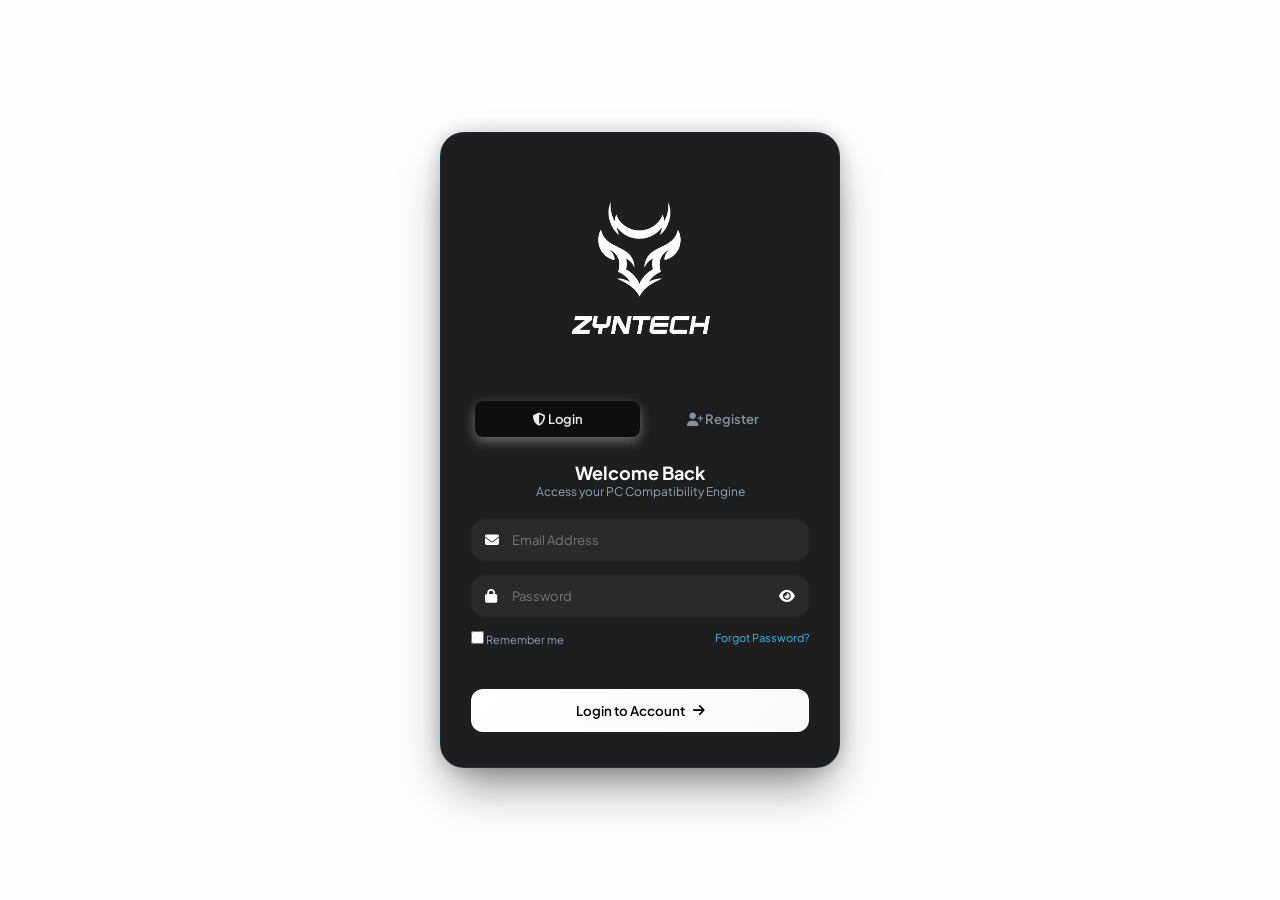
<file: login.html>
<!DOCTYPE html>
<html lang="en">
<head>
    <meta charset="UTF-8">
    <meta name="viewport" content="width=device-width, initial-scale=1.0">
    <title>Zyntech Hardware - Authentication</title>
    <link rel="stylesheet" href="https://cdnjs.cloudflare.com/ajax/libs/font-awesome/6.4.2/css/all.min.css">
    <link rel="stylesheet" href="style.css">
</head>
<body class="zyn-auth-body">

 
    <div class="zyn-auth-wrapper">
        <div class="zyn-auth-card">
            <!-- Header Brand -->
            <div class="auth-brand">
               <img src="img/zyntechalltp.png" alt="Zyntech Logo" class="auth-logo" width="200">
            </div>

            <!-- Switch Tabs -->
            <div class="zyn-tabs">
                <button class="zyn-tab active" id="tabLoginBtn" onclick="switchAuthTab('login')">
                    <i class="fa-solid fa-shield-halved"></i> Login
                </button>
                <button class="zyn-tab" id="tabRegBtn" onclick="switchAuthTab('register')">
                    <i class="fa-solid fa-user-plus"></i> Register
                </button>
            </div>

            <!-- Login Form -->
            <form class="zyn-form active" id="loginForm" onsubmit="return handleLogin(event)">
                <div class="form-header">
                    <h3>Welcome Back</h3>
                    <p>Access your PC Compatibility Engine</p>
                </div>

                <div class="input-box">
                    <i class="fa-solid fa-envelope"></i>
                    <input type="email" id="loginEmail" placeholder="Email Address" required>
                </div>

                <div class="input-box">
                    <i class="fa-solid fa-lock"></i>
                    <input type="password" id="loginPassword" placeholder="Password" required>
                    <i class="fa-solid fa-eye toggle-eye" onclick="togglePassword('loginPassword', this)"></i>
                </div>

                <div class="auth-options">
                    <label><input type="checkbox"> Remember me</label>
                    <a href="#" class="forgot-pass">Forgot Password?</a>
                </div>

                <p class="error-msg" id="loginError"></p>

                <button type="submit" class="auth-btn zyn-btn">
                    <span>Login to Account</span> <i class="fa-solid fa-arrow-right"></i>
                </button>
            </form>

            <!-- Register Form -->
            <form class="zyn-form" id="registerForm" onsubmit="return handleRegister(event)" style="display:none;">
                <div class="form-header">
                    <h3>Create Account</h3>
                    <p>Join Zyntech PC Builder Hub</p>
                </div>

                <div class="input-box">
                    <i class="fa-solid fa-user"></i>
                    <input type="text" id="regName" placeholder="Full Name" required>
                </div>

                <div class="input-box">
                    <i class="fa-solid fa-envelope"></i>
                    <input type="email" id="regEmail" placeholder="Email Address" required>
                </div>

                <div class="input-box">
                    <i class="fa-solid fa-phone"></i>
                    <input type="tel" id="regPhone" placeholder="Phone Number" required>
                </div>

                <div class="input-box">
                    <i class="fa-solid fa-lock"></i>
                    <input type="password" id="regPassword" placeholder="Password (Min 6 chars)" required>
                    <i class="fa-solid fa-eye toggle-eye" onclick="togglePassword('regPassword', this)"></i>
                </div>

                <div class="input-box">
                    <i class="fa-solid fa-location-dot"></i>
                    <input type="text" id="regAddress" placeholder="Delivery Address" required>
                </div>

                <p class="error-msg" id="regError"></p>

                <button type="submit" class="auth-btn zyn-btn">
                    <span>Create Account</span> <i class="fa-solid fa-user-check"></i>
                </button>
            </form>
        </div>
    </div>



    

    <script src="script.js"></script>


</body>
</html>
</file>
<file: style.css>
@import url('https://fonts.googleapis.com/css2?family=Plus+Jakarta+Sans:wght@300;400;500;600;700&display=swap');

* { box-sizing: border-box; margin: 0; padding: 0; font-family: 'Plus Jakarta Sans', sans-serif; }
body { background: #f9fafb; color: #0f172a; }

/* ANIMATED CYBER BACKGROUND FOR LOGIN SCREEN */
.zyn-auth-body {
    height: 100vh;
    display: flex;
    justify-content: center;
    align-items: center;
    background: #fefefe;
    position: relative;
    overflow: hidden;
}

.cyber-grid-bg {
    position: absolute; width: 200%; height: 200%;
    background-image: linear-gradient(rgba(2, 132, 199, 0.08) 1px, transparent 1px),
                      linear-gradient(90deg, rgba(4, 91, 135, 0.08) 1px, transparent 1px);
    background-size: 40px 40px;
    transform: perspective(500px) rotateX(60deg);
    animation: gridMove 20s linear infinite;
}

@keyframes gridMove {
    0% { transform: perspective(500px) rotateX(60deg) translateY(0); }
    100% { transform: perspective(500px) rotateX(60deg) translateY(40px); }
}

.glowing-orb {
    position: absolute; border-radius: 50%; filter: blur(90px); opacity: 0.4;
    animation: orbFloat 8s ease-in-out infinite alternate;
}
.orb-1 { width: 300px; height: 300px; background: #0284c7; top: 10%; left: 15%; }
.orb-2 { width: 350px; height: 350px; background: #3b82f6; bottom: 10%; right: 15%; }

@keyframes orbFloat {
    0% { transform: translateY(0) scale(1); }
    100% { transform: translateY(-30px) scale(1.1); }
}

/* AUTH CARD DESIGN */
.zyn-auth-wrapper { position: relative; z-index: 10; width: 100%; max-width: 440px; padding: 20px; }

/*login details */
.zyn-auth-card {
    background: rgba(0, 0, 0, 0.881);
    backdrop-filter: blur(20px);
    border: 1px solid rgba(49, 107, 132, 0.2);
    border-radius: 24px;
    padding: 35px 30px;
    box-shadow: 0 25px 50px -12px rgba(0, 0, 0, 0.5), 0 0 20px rgba(12, 12, 12, 0.2);
}

.auth-brand { text-align: center; margin-bottom: 25px; }
.auth-brand .glow-icon { font-size: 32px; color: #436575; text-shadow: 0 0 15px #0284c7; margin-bottom: 8px; }
.auth-brand h2 { font-size: 20px; color: #ffffff; letter-spacing: 1px; }
.auth-brand h2 span { color: #3f5661; }

.zyn-tabs { display: flex; background: rgba(35, 25, 25, 0.05); border-radius: 12px; padding: 4px; margin-bottom: 20px; }
.zyn-tab {
    flex: 1; padding: 10px; background: none; border: none; color: #8492a0;
    font-size: 13px; font-weight: 600; border-radius: 8px; cursor: pointer; transition: 0.3s;
}
.zyn-tab.active { background: #0e0e0e; color: #eeeded; box-shadow: 0 4px 12px rgba(234, 235, 236, 0.4); }

.form-header { text-align: center; margin-bottom: 20px; }
.form-header h3 { color: #fff; font-size: 18px; }
.form-header p { color: #90a3b6; font-size: 12px; }

.input-box { position: relative; margin-bottom: 14px; }
.input-box i { position: absolute; left: 14px; top: 50%; transform: translateY(-50%); color: #ffffff; font-size: 14px; }
.input-box .toggle-eye { left: auto; right: 14px; cursor: pointer; }
.input-box input {
    width: 100%; padding: 12px 40px; background: rgba(255, 255, 255, 0.05);
    border: 1px solid rgba(6, 6, 6, 0.1); border-radius: 12px; color: #fff;
    font-size: 13px; outline: none; transition: 0.3s;
}
.input-box input:focus { border-color: #38bdf8; box-shadow: 0 0 10px rgba(77, 145, 175, 0.3); }

.auth-options { display: flex; justify-content: space-between; color: #95a2b7; font-size: 11px; margin-bottom: 15px; }
.forgot-pass { color: #38bdf8; text-decoration: none; }

.auth-btn.zyn-btn {
    width: 100%; padding: 13px; background: linear-gradient(135deg, #ffffff, #f9f9f9);
    color: #000000; border: none; border-radius: 12px; font-weight: 600; cursor: pointer;
    display: flex; justify-content: center; align-items: center; gap: 8px; transition: 0.3s;
}
.auth-btn.zyn-btn:hover { transform: translateY(-2px); box-shadow: 0 8px 20px rgba(1, 63, 94, 0.4); }

.error-msg { color: #f87171; font-size: 12px; text-align: center; margin-bottom: 10px; min-height: 18px; }

/* CLEAN NAVIGATION BAR FIXES */
.navbar {
    display: flex; justify-content: space-between; align-items: center;
    padding: 12px 5%; background: #080808; border-bottom: 1px solid #020000;
    position: sticky; top: 0; z-index: 1000;
}
.logo { display: flex; align-items: center; gap: 10px; }
.logo i { font-size: 24px; color: #93aab7; }
.brand-name { font-weight: 800; font-size: 18px; color: #eaecf0; display: block; line-height: 1; }
.brand-sub { font-size: 9px; color: #f8f3f3; font-weight: 700; letter-spacing: 1px; }

.nav-links { display: flex; align-items: center; gap: 20px; }
.nav-links a { text-decoration: none; color: #ffffff; font-size: 18px; font-weight: 600; transition: 0.2s; }
.nav-links a:hover, .nav-links a.active { color: #f6f8f9; }

/* FIX DROPDOWN HOVER BUG */
.nav-dropdown { position: relative; display: inline-block; }
.dropdown-menu {
    position: absolute; top: 100%; left: 0; min-width: 200px;
    background: #ffffff; border: 1px solid #e2e8f0; border-radius: 12px;
    padding: 8px 0; box-shadow: 0 10px 25px rgba(0,0,0,0.08);
    display: none; z-index: 1010; opacity: 0; transform: translateY(10px); transition: 0.2s ease;
}
.dropdown-menu-right { left: auto; right: 0; }
.nav-dropdown:hover .dropdown-menu { display: block; opacity: 1; transform: translateY(0); }
.dropdown-menu a { display: block; padding: 9px 16px; color: #334155; font-size: 12px; }
.dropdown-menu a:hover { background: #f1f5f9; color: #0284c7; }

.user-pill-btn {
    display: flex; align-items: center; gap: 8px; padding: 6px 14px;
    background: #f1f5f9; border: 1px solid #cbd5e1; border-radius: 20px;
    cursor: pointer; font-weight: 600; font-size: 12px; color: #0f172a;
}
.user-info-header { padding: 10px 16px; }
.role-badge { font-size: 9px; background: #e0f2fe; color: #0369a1; padding: 2px 6px; border-radius: 4px; font-weight: 700; }

.nav-actions { display: flex; align-items: center; gap: 15px; }
.search-box { position: relative; width: 320px; }
.search-box input { width: 100%; padding: 8px 12px 8px 34px; border: 1px solid #cbd5e1; border-radius: 20px; font-size: 12px; outline: none; }
.search-icon { position: absolute; left: 15px; top: 50%; transform: translateY(-50%); color: #94a3b8; font-size: 12px; }

.icon-btn { position: relative; background: none; 
            border: none; font-size: 18px; color: 
            #f0f0f4; cursor: pointer; }
.badge { position: absolute; top: -6px; right: -8px; background: #ef4444; color: #fff; font-size: 10px; padding: 2px 5px; border-radius: 10px; }

/* NEW WHITE & CYAN HERO CARD DESIGN */
.hero-section { padding: 30px 5%; }
.hero-wrapper {
    background: linear-gradient(135deg, #080808 0%, #000000 100%);
    border: 1px solid #bae6fd; border-radius: 24px; padding: 40px;
    display: flex; justify-content: space-between; align-items: center;
    box-shadow: 0 10px 30px rgba(2, 132, 199, 0.05);
}
.hero-text-block { max-width: 55%; }
.hero-chip { background: #e0f2fe; color: #0284c7; padding: 4px 12px; border-radius: 20px; font-size: 11px; font-weight: 700; }
.hero-text-block h1 { font-size: 30px; font-weight: 800; color: #0f172a; margin: 12px 0; line-height: 1.2; }
.hero-text-block h1 span { color: #0284c7; }
.hero-text-block p { color: #64748b; font-size: 13px; margin-bottom: 20px; }
.hero-stats { display: flex; gap: 20px; }
.stat-item h3 { color: #0284c7; font-size: 20px; font-weight: 800; }
.stat-item p { font-size: 11px; color: #64748b; margin: 0; }

.hero-visual .visual-card img { width: 320px; height: 200px; object-fit: cover; border-radius: 16px; box-shadow: 0 15px 30px rgba(0,0,0,0.1); }

/* PRODUCT CATALOG GRID */
.products-section { padding: 20px 5%; }
.section-header { display: flex; justify-content: space-between; align-items: center; margin-bottom: 20px; }
.count-badge { background: #5b9dbe; color: #fff; padding: 4px 12px; border-radius: 12px; font-size: 11px; font-weight: 600; }

.product-grid { display: grid; grid-template-columns: repeat(auto-fit, minmax(220px, 1fr)); gap: 20px; }
.product-card { background: #f4f1f1; border: 1px solid #e2e8f0; border-radius: 16px; padding: 14px; transition: 0.3s; }
.product-card:hover { transform: translateY(-4px); box-shadow: 0 12px 25px rgba(0,0,0,0.05); border-color: #68686e; }
.product-img { height: 150px; border-radius: 10px; overflow: hidden; margin-bottom: 10px; }
.product-img img { width: 100%; height: 100%; object-fit: cover; }

.category-tag { font-size: 9px; font-weight: 800; color: #0284c7; letter-spacing: 0.5px; }
.product-details h4 { font-size: 13px; color: #0f172a; margin: 4px 0 10px 0; }
.price-row { display: flex; justify-content: space-between; align-items: center; }
.price { font-weight: 700; font-size: 14px; color: #0f172a; }
.add-cart-btn { background: #1e3642; color: #faf7f7; border: none; width: 32px; height: 32px; border-radius: 8px; cursor: pointer; }

/* ABOUT US SECTION */
.about-section { padding: 30px 5% 50px; }
.about-wrapper {
    background: linear-gradient(135deg, #ffffff 0%, #f0f9ff 100%);
    border: 1px solid #bae6fd; border-radius: 24px; padding: 40px;
    box-shadow: 0 10px 30px rgba(2, 132, 199, 0.05);
}
.about-text-block { max-width: 720px; }
.about-text-block h2 { font-size: 28px; font-weight: 800; color: #0f172a; margin: 12px 0 16px; line-height: 1.2; }
.about-text-block h2 span { color: #0b8bc6; }
.about-text-block p { color: #223b5e; font-size: 14px; line-height: 1.7; margin-bottom: 24px; }

.about-stats { display: flex; flex-wrap: wrap; gap: 24px; }
.about-stat-item { display: flex; align-items: flex-start; gap: 12px; min-width: 200px; flex: 1; }
.about-stat-item i { font-size: 20px; color: #0284c7; margin-top: 2px; }
.about-stat-item h4 { font-size: 13px; color: #0f172a; margin-bottom: 3px; }
.about-stat-item p { font-size: 11px; color: #64748b; margin: 0; }

@media (max-width: 768px) {
    .about-stats { flex-direction: column; gap: 16px; }
}

/* MODALS & DRAWER */
.track-modal-overlay, .cart-drawer-overlay { position: fixed; inset: 0; background: rgba(15, 15, 15, 0.4); backdrop-filter: blur(4px); display: none; z-index: 1100; }
.track-modal-overlay.active, .cart-drawer-overlay.active { display: block; }
.track-modal { position: fixed; top: 50%; left: 50%; transform: translate(-50%, -50%) scale(0.9); background: #fff; width: 90%; max-width: 440px; padding: 25px; border-radius: 20px; display: none; z-index: 1101; }
.track-modal.active { display: block; transform: translate(-50%, -50%) scale(1); }

.cart-drawer { position: fixed; top: 0; right: -420px; width: 380px; height: 100vh; background: #fffdfd; z-index: 1101; display: flex; flex-direction: column; transition: 0.3s ease; }
.cart-drawer.active { right: 0; }
.cart-header { padding: 16px; border-bottom: 1px solid #e2e8f0; display: flex; justify-content: space-between; }
.cart-items-container { flex: 1; padding: 16px; overflow-y: auto; }
.cart-footer { padding: 16px; border-top: 1px solid #e2e8f0; background: #000000; }

.compat-box { margin: 12px 16px; padding: 12px; border-radius: 10px; font-size: 12px; }
.compat-error { background: #fef2f2; border: 1px solid #fecaca; color: #dc2626; }
.compat-success { background: #f0fdf4; border: 1px solid #bbf7d0; color: #16a34a; }

.close-modal-btn, .close-cart-btn { background: none; border: none; font-size: 20px; cursor: pointer; color: #64748b; }
.checkout-btn { width: 100%; padding: 12px; background: #17aecd; color: #fff; border: none; border-radius: 10px; font-weight: 600; cursor: pointer; }
</file>
